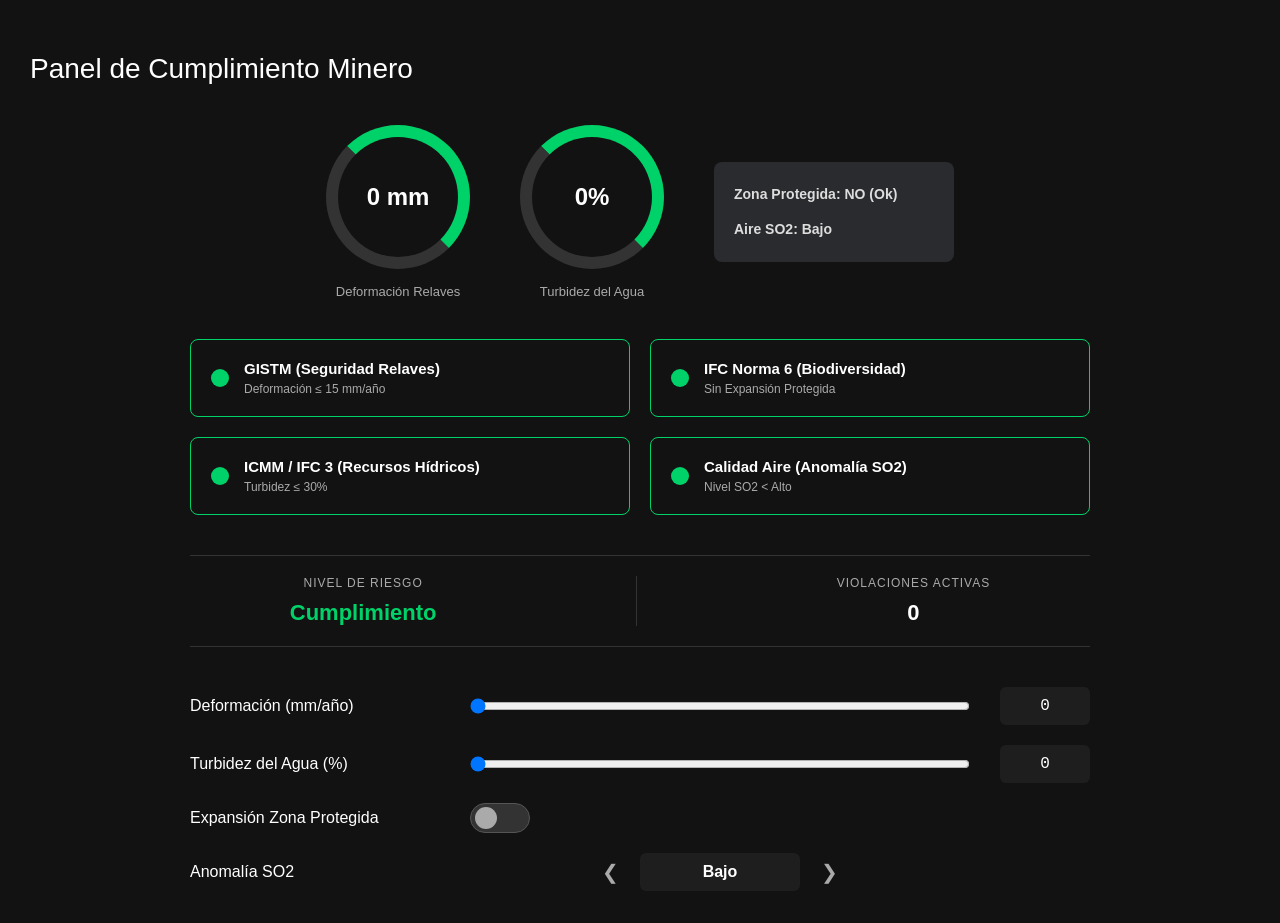
<file: mod_mining_esg.htm>
<!DOCTYPE html>
<html lang="es">
<head>
    <meta charset="UTF-8">
    <meta name="viewport" content="width=device-width, initial-scale=1.0">
    <title>Panel de Cumplimiento Minero ESG</title>
    <style>
        body { font-family: 'Segoe UI', Tahoma, Geneva, Verdana, sans-serif; background-color: #121212; color: #ffffff; margin: 0; padding: 30px; }
        h2 { font-weight: 400; font-size: 28px; margin-bottom: 40px; }
        
        .dashboard-top { display: flex; justify-content: center; gap: 50px; margin-bottom: 40px; align-items: center; }
        .dial-container { text-align: center; }
        .dial { width: 120px; height: 120px; border-radius: 50%; border: 12px solid #333; display: flex; align-items: center; justify-content: center; font-size: 24px; font-weight: bold; margin-bottom: 15px; position: relative; }
        .dial-text { font-size: 13px; color: #aaa; }
        
        .status-box { background-color: #2a2b2e; padding: 20px; border-radius: 8px; font-size: 14px; font-weight: bold; color: #ddd; min-width: 200px; line-height: 1.8; }
        
        .grid-cards { display: grid; grid-template-columns: 1fr 1fr; gap: 20px; max-width: 900px; margin: 0 auto 40px auto; }
        .card { background-color: #121212; border: 1px solid #333; padding: 20px; border-radius: 8px; display: flex; align-items: center; gap: 15px; transition: border-color 0.3s; }
        .indicator { width: 18px; height: 18px; border-radius: 50%; background-color: #00d26a; flex-shrink: 0; }
        .card-content h4 { margin: 0 0 5px 0; font-size: 15px; }
        .card-content p { margin: 0; font-size: 12px; color: #aaa; }
        
        .summary-section { display: flex; justify-content: space-around; max-width: 900px; margin: 0 auto 40px auto; text-align: center; border-top: 1px solid #333; border-bottom: 1px solid #333; padding: 20px 0; }
        .summary-block h5 { margin: 0 0 10px 0; color: #aaa; font-size: 12px; text-transform: uppercase; font-weight: normal; letter-spacing: 1px;}
        .summary-block span { font-size: 22px; font-weight: bold; }
        
        .controls { max-width: 900px; margin: 0 auto; display: flex; flex-direction: column; gap: 20px; }
        .control-row { display: flex; align-items: center; justify-content: space-between; font-size: 16px; }
        
        input[type="range"] { flex-grow: 1; margin: 0 30px; cursor: pointer; }
        .val-display { background-color: #1e1e1e; padding: 10px 20px; border-radius: 6px; font-family: monospace; font-size: 16px; min-width: 50px; text-align: center; }
        
        /* Toggle Switch */
        .switch { position: relative; display: inline-block; width: 60px; height: 30px; margin: 0 30px; }
        .switch input { opacity: 0; width: 0; height: 0; }
        .slider { position: absolute; cursor: pointer; top: 0; left: 0; right: 0; bottom: 0; background-color: #333; transition: .4s; border-radius: 34px; border: 1px solid #555;}
        .slider:before { position: absolute; content: ""; height: 22px; width: 22px; left: 4px; bottom: 3px; background-color: #aaa; transition: .4s; border-radius: 50%; }
        input:checked + .slider { background-color: #ff4444; border-color: #ff4444;}
        input:checked + .slider:before { transform: translateX(28px); background-color: #fff;}
        
        /* Selector SO2 */
        .so2-selector { display: flex; align-items: center; gap: 15px; margin: 0 30px; flex-grow: 1; justify-content: center;}
        .so2-btn { background: none; border: none; color: #aaa; font-size: 20px; cursor: pointer; }
        .so2-display { background-color: #1e1e1e; padding: 10px 40px; border-radius: 6px; font-weight: bold; min-width: 80px; text-align: center; }

        /* Estados dinámicos JS */
        .border-green { border-color: #00d26a !important; }
        .border-red { border-color: #ff4444 !important; }
        .bg-green { background-color: #00d26a !important; }
        .bg-red { background-color: #ff4444 !important; }
        .text-green { color: #00d26a !important; }
        .text-red { color: #ff4444 !important; }
    </style>
</head>
<body>

<h2>Panel de Cumplimiento Minero</h2>

<!-- MÉTRICAS SUPERIORES -->
<div class="dashboard-top">
    <div class="dial-container">
        <div class="dial" id="dial-def" style="border-top-color: #00d26a; border-right-color: #00d26a;">0 mm</div>
        <div class="dial-text">Deformación Relaves</div>
    </div>
    <div class="dial-container">
        <div class="dial" id="dial-turb" style="border-top-color: #00d26a; border-right-color: #00d26a;">0%</div>
        <div class="dial-text">Turbidez del Agua</div>
    </div>
    <div class="status-box">
        <div style="margin-bottom: 10px;">Zona Protegida: <span id="lbl-zona">NO (Ok)</span></div>
        <div>Aire SO2: <span id="lbl-so2">Bajo</span></div>
    </div>
</div>

<!-- TARJETAS DE CUMPLIMIENTO ESG -->
<div class="grid-cards">
    <div class="card border-green" id="card-gistm">
        <div class="indicator bg-green" id="ind-gistm"></div>
        <div class="card-content">
            <h4>GISTM (Seguridad Relaves)</h4>
            <p>Deformación ≤ 15 mm/año</p>
        </div>
    </div>
    <div class="card border-green" id="card-ifc">
        <div class="indicator bg-green" id="ind-ifc"></div>
        <div class="card-content">
            <h4>IFC Norma 6 (Biodiversidad)</h4>
            <p>Sin Expansión Protegida</p>
        </div>
    </div>
    <div class="card border-green" id="card-icmm">
        <div class="indicator bg-green" id="ind-icmm"></div>
        <div class="card-content">
            <h4>ICMM / IFC 3 (Recursos Hídricos)</h4>
            <p>Turbidez ≤ 30%</p>
        </div>
    </div>
    <div class="card border-green" id="card-aire">
        <div class="indicator bg-green" id="ind-aire"></div>
        <div class="card-content">
            <h4>Calidad Aire (Anomalía SO2)</h4>
            <p>Nivel SO2 < Alto</p>
        </div>
    </div>
</div>

<!-- RESUMEN DE RIESGO -->
<div class="summary-section">
    <div class="summary-block">
        <h5>Nivel de Riesgo</h5>
        <span id="txt-riesgo" class="text-green">Cumplimiento</span>
    </div>
    <div style="width: 1px; background-color: #333;"></div>
    <div class="summary-block">
        <h5>Violaciones Activas</h5>
        <span id="txt-violaciones">0</span>
    </div>
</div>

<!-- SIMULADOR / ENTRADA DE DATOS -->
<div class="controls">
    <div class="control-row">
        <span style="width: 250px;">Deformación (mm/año)</span>
        <input type="range" id="input-def" min="0" max="30" value="0" step="1" oninput="evaluarReglas()">
        <div class="val-display" id="val-def">0</div>
    </div>
    <div class="control-row">
        <span style="width: 250px;">Turbidez del Agua (%)</span>
        <input type="range" id="input-turb" min="0" max="100" value="0" step="1" oninput="evaluarReglas()">
        <div class="val-display" id="val-turb">0</div>
    </div>
    <div class="control-row">
        <span style="width: 250px;">Expansión Zona Protegida</span>
        <div style="flex-grow: 1; display: flex; align-items: center;">
            <label class="switch">
                <input type="checkbox" id="input-exp" onchange="evaluarReglas()">
                <span class="slider"></span>
            </label>
        </div>
    </div>
    <div class="control-row">
        <span style="width: 250px;">Anomalía SO2</span>
        <div class="so2-selector">
            <button class="so2-btn" onclick="cambiarSO2(-1)">&#10094;</button>
            <div class="so2-display" id="val-so2">Bajo</div>
            <button class="so2-btn" onclick="cambiarSO2(1)">&#10095;</button>
        </div>
        <div style="width: 90px;"></div> <!-- Spacer para alinear -->
    </div>
</div>

<script>
    const nivelesSO2 = ['Bajo', 'Medio', 'Alto', 'Crítico'];
    let indiceSO2 = 0;

    function cambiarSO2(direccion) {
        indiceSO2 += direccion;
        if (indiceSO2 < 0) indiceSO2 = 0;
        if (indiceSO2 > nivelesSO2.length - 1) indiceSO2 = nivelesSO2.length - 1;
        document.getElementById('val-so2').innerText = nivelesSO2[indiceSO2];
        evaluarReglas();
    }

    function setEstado(id, cumple) {
        const card = document.getElementById(`card-${id}`);
        const ind = document.getElementById(`ind-${id}`);
        if (cumple) {
            card.className = "card border-green";
            ind.className = "indicator bg-green";
        } else {
            card.className = "card border-red";
            ind.className = "indicator bg-red";
        }
    }

    function evaluarReglas() {
        // Leer valores actuales
        const def = parseInt(document.getElementById('input-def').value);
        const turb = parseInt(document.getElementById('input-turb').value);
        const exp = document.getElementById('input-exp').checked;
        const so2 = nivelesSO2[indiceSO2];
        
        let violaciones = 0;

        // 1. Actualizar Textos y Diales
        document.getElementById('val-def').innerText = def;
        document.getElementById('dial-def').innerText = def + " mm";
        document.getElementById('val-turb').innerText = turb;
        document.getElementById('dial-turb').innerText = turb + "%";
        
        document.getElementById('lbl-zona').innerText = exp ? "SÍ (Violación)" : "NO (Ok)";
        document.getElementById('lbl-zona').style.color = exp ? "#ff4444" : "#ddd";
        document.getElementById('lbl-so2').innerText = so2;
        document.getElementById('lbl-so2').style.color = (so2 === 'Alto' || so2 === 'Crítico') ? "#ff4444" : "#ddd";

        // 2. Evaluar GISTM (Seguridad de Dique de Colas/Relaves)
        if (def > 15) { setEstado('gistm', false); violaciones++; } 
        else { setEstado('gistm', true); }

        // 3. Evaluar ICMM (Turbidez del Agua Subterránea)
        if (turb > 30) { setEstado('icmm', false); violaciones++; } 
        else { setEstado('icmm', true); }

        // 4. Evaluar IFC Norma 6 (Vegas y Salares)
        if (exp) { setEstado('ifc', false); violaciones++; } 
        else { setEstado('ifc', true); }

        // 5. Evaluar Calidad de Aire
        if (so2 === 'Alto' || so2 === 'Crítico') { setEstado('aire', false); violaciones++; } 
        else { setEstado('aire', true); }

        // 6. Actualizar Resumen Global
        document.getElementById('txt-violaciones').innerText = violaciones;
        const txtRiesgo = document.getElementById('txt-riesgo');
        
        if (violaciones === 0) {
            txtRiesgo.innerText = "Cumplimiento";
            txtRiesgo.className = "text-green";
        } else if (violaciones === 1 || violaciones === 2) {
            txtRiesgo.innerText = "Advertencia (Auditoría Requerida)";
            txtRiesgo.className = "text-red"; // Opcional: naranja
            txtRiesgo.style.color = "#f59e0b"; 
        } else {
            txtRiesgo.innerText = "CRÍTICO (Cese de Operaciones)";
            txtRiesgo.className = "text-red";
            txtRiesgo.style.color = ""; // Vuelve a clase roja pura
        }
    }
</script>
</body>
</html>
</file>
